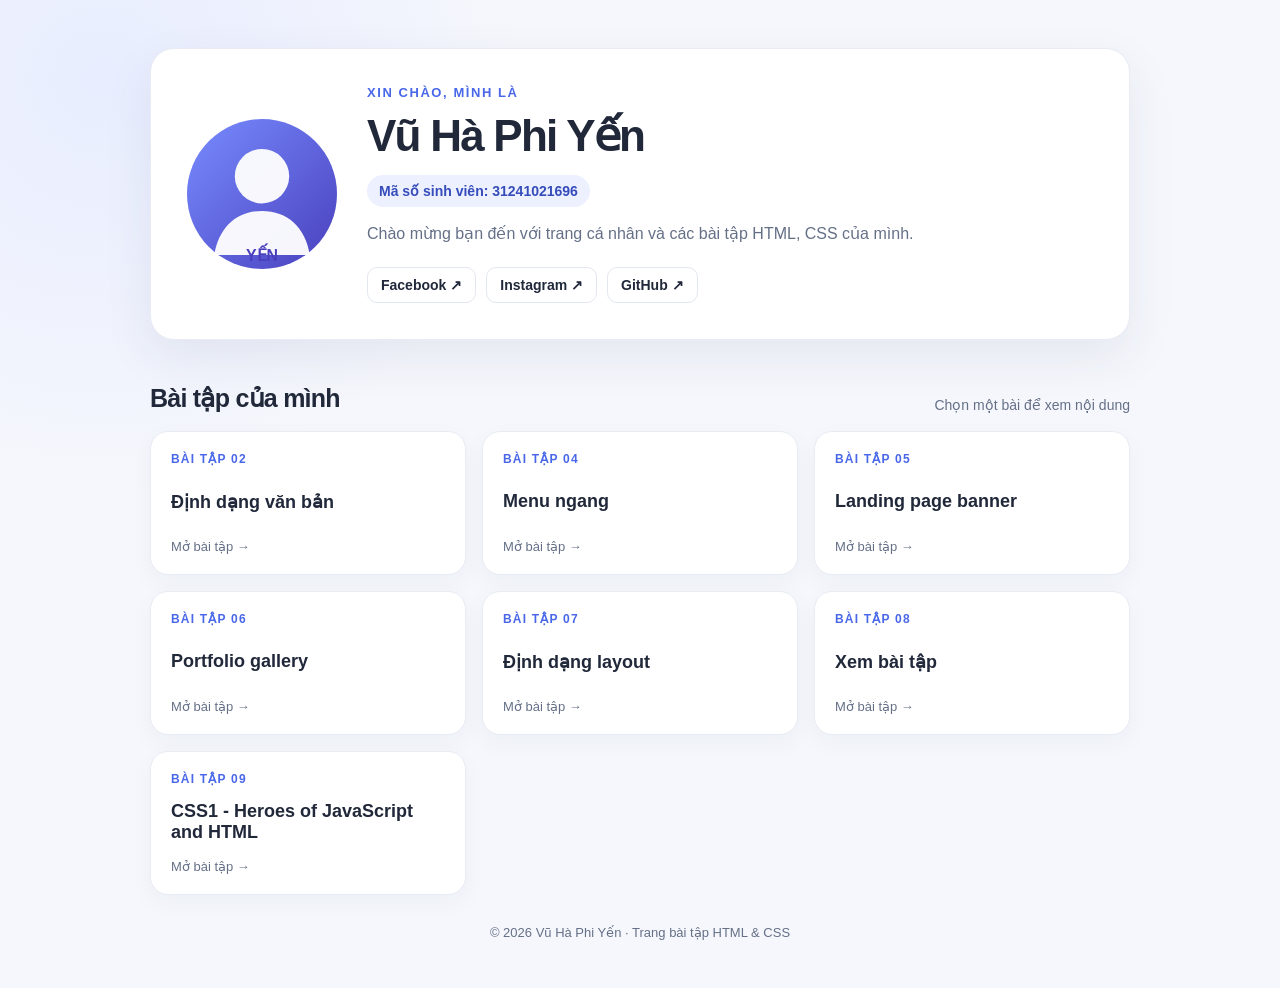
<file: index.html>
<!DOCTYPE html>
<html lang="vi">
<head>
    <meta charset="UTF-8">
    <meta name="viewport" content="width=device-width, initial-scale=1.0">
    <meta name="description" content="Trang cá nhân và danh sách bài tập HTML, CSS của Vũ Hà Phi Yến.">
    <title>Vũ Hà Phi Yến | Bài tập HTML &amp; CSS</title>
    <style>
        :root {
            color-scheme: light;
            --ink: #20283a;
            --muted: #657087;
            --accent: #4967e8;
            --accent-light: #edf0ff;
            --surface: #ffffff;
            --background: #f5f7fc;
        }

        * {
            box-sizing: border-box;
        }

        body {
            margin: 0;
            padding: 48px 20px;
            background:
                radial-gradient(circle at 8% 8%, #e8edff 0, transparent 26rem),
                var(--background);
            color: var(--ink);
            font-family: Arial, Helvetica, sans-serif;
        }

        .page {
            width: min(100%, 980px);
            margin: 0 auto;
        }

        .profile {
            display: flex;
            align-items: center;
            gap: 30px;
            padding: 36px;
            background: var(--surface);
            border: 1px solid #e8ebf3;
            border-radius: 24px;
            box-shadow: 0 18px 50px rgba(34, 48, 86, 0.08);
        }

        .avatar {
            flex: 0 0 150px;
            width: 150px;
            height: 150px;
        }

        .eyebrow {
            margin: 0 0 10px;
            color: var(--accent);
            font-size: 13px;
            font-weight: 700;
            letter-spacing: 0.12em;
            text-transform: uppercase;
        }

        h1 {
            margin: 0;
            font-size: clamp(30px, 5vw, 44px);
            letter-spacing: -0.04em;
        }

        .student-id {
            display: inline-block;
            margin: 14px 0 0;
            padding: 8px 12px;
            background: var(--accent-light);
            border-radius: 999px;
            color: #354cba;
            font-size: 14px;
            font-weight: 700;
        }

        .intro {
            margin: 14px 0 0;
            color: var(--muted);
            line-height: 1.65;
        }

        .social {
            display: flex;
            flex-wrap: wrap;
            gap: 10px;
            margin-top: 20px;
        }

        .social a {
            padding: 9px 13px;
            border: 1px solid #e3e7f0;
            border-radius: 10px;
            color: var(--ink);
            font-size: 14px;
            font-weight: 700;
            text-decoration: none;
            transition: border-color 160ms ease, color 160ms ease, transform 160ms ease;
        }

        .social a:hover {
            transform: translateY(-2px);
            border-color: var(--accent);
            color: var(--accent);
        }

        .assignments {
            margin-top: 44px;
        }

        .section-heading {
            display: flex;
            align-items: end;
            justify-content: space-between;
            gap: 16px;
            margin-bottom: 18px;
        }

        h2 {
            margin: 0;
            font-size: 25px;
            letter-spacing: -0.03em;
        }

        .section-heading p {
            margin: 0;
            color: var(--muted);
            font-size: 14px;
        }

        .assignment-list {
            display: grid;
            grid-template-columns: repeat(3, minmax(0, 1fr));
            gap: 16px;
        }

        .assignment {
            display: flex;
            min-height: 144px;
            flex-direction: column;
            justify-content: space-between;
            padding: 20px;
            background: var(--surface);
            border: 1px solid #e8ebf3;
            border-radius: 18px;
            color: inherit;
            text-decoration: none;
            box-shadow: 0 8px 24px rgba(34, 48, 86, 0.04);
            transition: transform 160ms ease, box-shadow 160ms ease, border-color 160ms ease;
        }

        .assignment:hover {
            transform: translateY(-4px);
            border-color: #cbd3ff;
            box-shadow: 0 14px 30px rgba(34, 48, 86, 0.1);
        }

        .assignment-number {
            color: var(--accent);
            font-size: 12px;
            font-weight: 700;
            letter-spacing: 0.1em;
            text-transform: uppercase;
        }

        .assignment h3 {
            margin: 14px 0 0;
            font-size: 18px;
        }

        .open-label {
            margin-top: 16px;
            color: var(--muted);
            font-size: 13px;
        }

        footer {
            padding: 30px 0 0;
            color: var(--muted);
            font-size: 13px;
            text-align: center;
        }

        @media (max-width: 700px) {
            body {
                padding: 24px 16px;
            }

            .profile {
                flex-direction: column;
                align-items: flex-start;
                gap: 20px;
                padding: 26px;
            }

            .avatar {
                width: 112px;
                height: 112px;
                flex-basis: 112px;
            }

            .assignment-list {
                grid-template-columns: repeat(2, minmax(0, 1fr));
            }

            .section-heading {
                align-items: flex-start;
                flex-direction: column;
            }
        }

        @media (max-width: 440px) {
            .assignment-list {
                grid-template-columns: 1fr;
            }
        }
    </style>
</head>
<body>
    <main class="page">
        <section class="profile" aria-labelledby="profile-name">
            <svg class="avatar" viewBox="0 0 160 160" role="img" aria-label="Ảnh đại diện minh họa chữ Y">
                <defs>
                    <linearGradient id="avatar-background" x1="0" y1="0" x2="1" y2="1">
                        <stop offset="0%" stop-color="#788cff"/>
                        <stop offset="100%" stop-color="#493fbd"/>
                    </linearGradient>
                </defs>
                <circle cx="80" cy="80" r="80" fill="url(#avatar-background)"/>
                <circle cx="80" cy="61" r="29" fill="#ffffff" opacity=".95"/>
                <path d="M29 145c5-30 24-47 51-47s46 17 51 47" fill="#ffffff" opacity=".95"/>
                <text x="80" y="151" fill="#493fbd" font-family="Arial, sans-serif" font-size="17" font-weight="700" text-anchor="middle">YẾN</text>
            </svg>
            <div>
                <p class="eyebrow">Xin chào, mình là</p>
                <h1 id="profile-name">Vũ Hà Phi Yến</h1>
                <p class="student-id">Mã số sinh viên: 31241021696</p>
                <p class="intro">Chào mừng bạn đến với trang cá nhân và các bài tập HTML, CSS của mình.</p>
                <nav class="social" aria-label="Mạng xã hội">
                    <!-- Thay URL bên dưới bằng liên kết trang cá nhân của bạn. -->
                    <a href="https://www.facebook.com/" target="_blank" rel="noopener noreferrer">Facebook ↗</a>
                    <a href="https://www.instagram.com/" target="_blank" rel="noopener noreferrer">Instagram ↗</a>
                    <a href="https://github.com/" target="_blank" rel="noopener noreferrer">GitHub ↗</a>
                </nav>
            </div>
        </section>

        <section class="assignments" aria-labelledby="assignments-title">
            <div class="section-heading">
                <h2 id="assignments-title">Bài tập của mình</h2>
                <p>Chọn một bài để xem nội dung</p>
            </div>
            <div class="assignment-list">
                <a class="assignment" href="bai2.html">
                    <span class="assignment-number">Bài tập 02</span>
                    <h3>Định dạng văn bản</h3>
                    <span class="open-label">Mở bài tập →</span>
                </a>
                <a class="assignment" href="bai4.html">
                    <span class="assignment-number">Bài tập 04</span>
                    <h3>Menu ngang</h3>
                    <span class="open-label">Mở bài tập →</span>
                </a>
                <a class="assignment" href="bai5.html">
                    <span class="assignment-number">Bài tập 05</span>
                    <h3>Landing page banner</h3>
                    <span class="open-label">Mở bài tập →</span>
                </a>
                <a class="assignment" href="bai6.html">
                    <span class="assignment-number">Bài tập 06</span>
                    <h3>Portfolio gallery</h3>
                    <span class="open-label">Mở bài tập →</span>
                </a>
                <a class="assignment" href="bai7.html">
                    <span class="assignment-number">Bài tập 07</span>
                    <h3>Định dạng layout</h3>
                    <span class="open-label">Mở bài tập →</span>
                </a>
                <a class="assignment" href="bai8.html">
                    <span class="assignment-number">Bài tập 08</span>
                    <h3>Xem bài tập</h3>
                    <span class="open-label">Mở bài tập →</span>
                </a>
                <a class="assignment" href="bai9/css1.html">
                    <span class="assignment-number">Bài tập 09</span>
                    <h3>CSS1 - Heroes of JavaScript and HTML</h3>
                    <span class="open-label">Mở bài tập →</span>
                </a>
            </div>
        </section>

        <footer>© 2026 Vũ Hà Phi Yến · Trang bài tập HTML &amp; CSS</footer>
    </main>
</body>
</html>
</file>
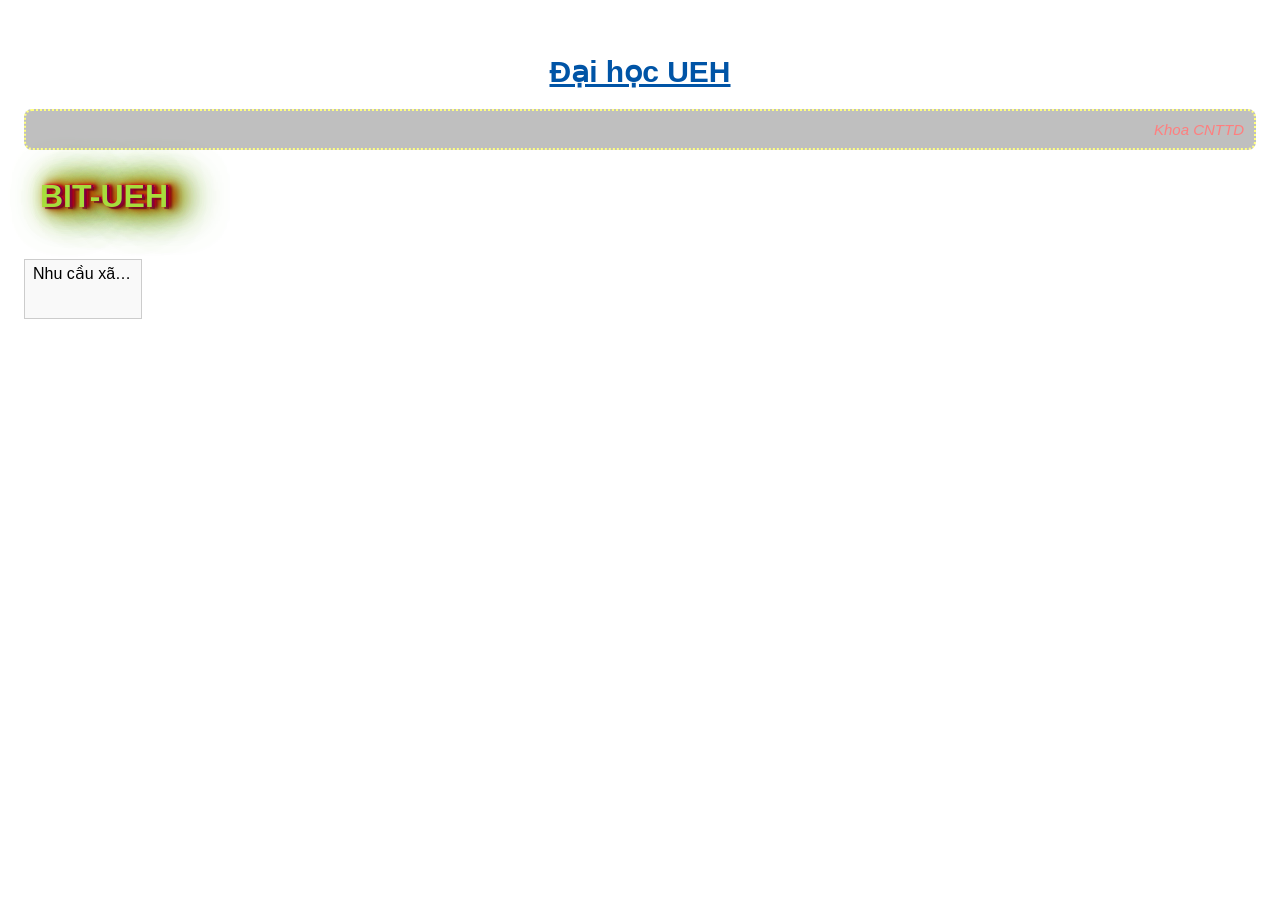
<file: bai2.html>
<!DOCTYPE html>
<html lang="vi">
<head>
    <meta charset="UTF-8">
    <meta name="viewport" content="width=device-width, initial-scale=1.0">
    <title>Bài tập Định dạng Văn bản CSS</title>
    <link rel="stylesheet" href="css/bai2.css">
</head>
<body>

    <!-- Câu a -->
    <p class="cau-a">Đại học UEH</p>

    <!-- Câu b -->
    <p class="cau-b">Khoa CNTTD</p>

    <!-- Câu c: Áp dụng hiệu ứng text-shadow cho BIT-UEH kèm link -->
    <div id="demotext">
        <a href="https://bit.ueh.edu.vn" target="_blank" rel="noopener noreferrer">BIT-UEH</a>
    </div>

    <!-- Câu e -->
    <p class="cau-e">
        Nhu cầu xã hội Ngành Thương mại điện tử (TMĐT) tại Việt Nam hiện nay đang có những bước tăng trưởng mạnh mẽ và ngày càng đóng góp nhiều hơn cho sự phát triển kinh tế xã hội của đất nước. Thị trường TMĐT Việt Nam đã trở nên sôi động hơn khi có nhiều
    </p>

</body>
</html>
</file>
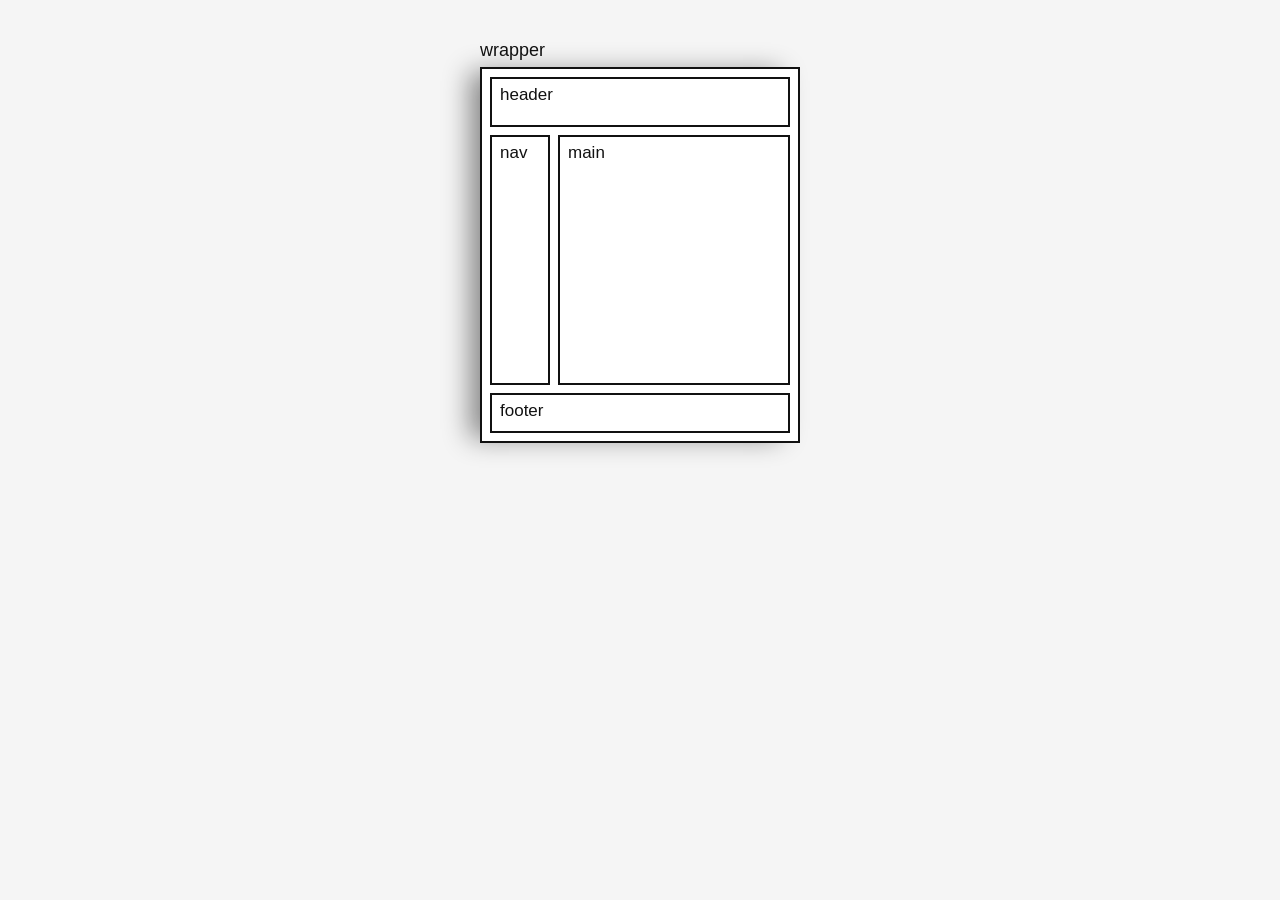
<file: bai7.html>
<!DOCTYPE html>
<html lang="vi">
<head>
    <meta charset="UTF-8">
    <meta name="viewport" content="width=device-width, initial-scale=1.0">
    <title>Bài tập 7 - Định dạng Layout</title>
    <link rel="stylesheet" href="css/bai7.css">
</head>
<body>

    <div class="wrapper-container">
        <!-- Tên nhãn wrapper theo hình vẽ -->
        <div class="wrapper-label">wrapper</div>

        <!-- Khối cấu trúc HTML theo đề bài 7 -->
        <div id="wrapper">
            <header>header</header>
            
            <div class="content-area">
                <nav>nav</nav>
                <main>main</main>
            </div>
            
            <footer>footer</footer>
        </div>
    </div>

</body>
</html>
</file>
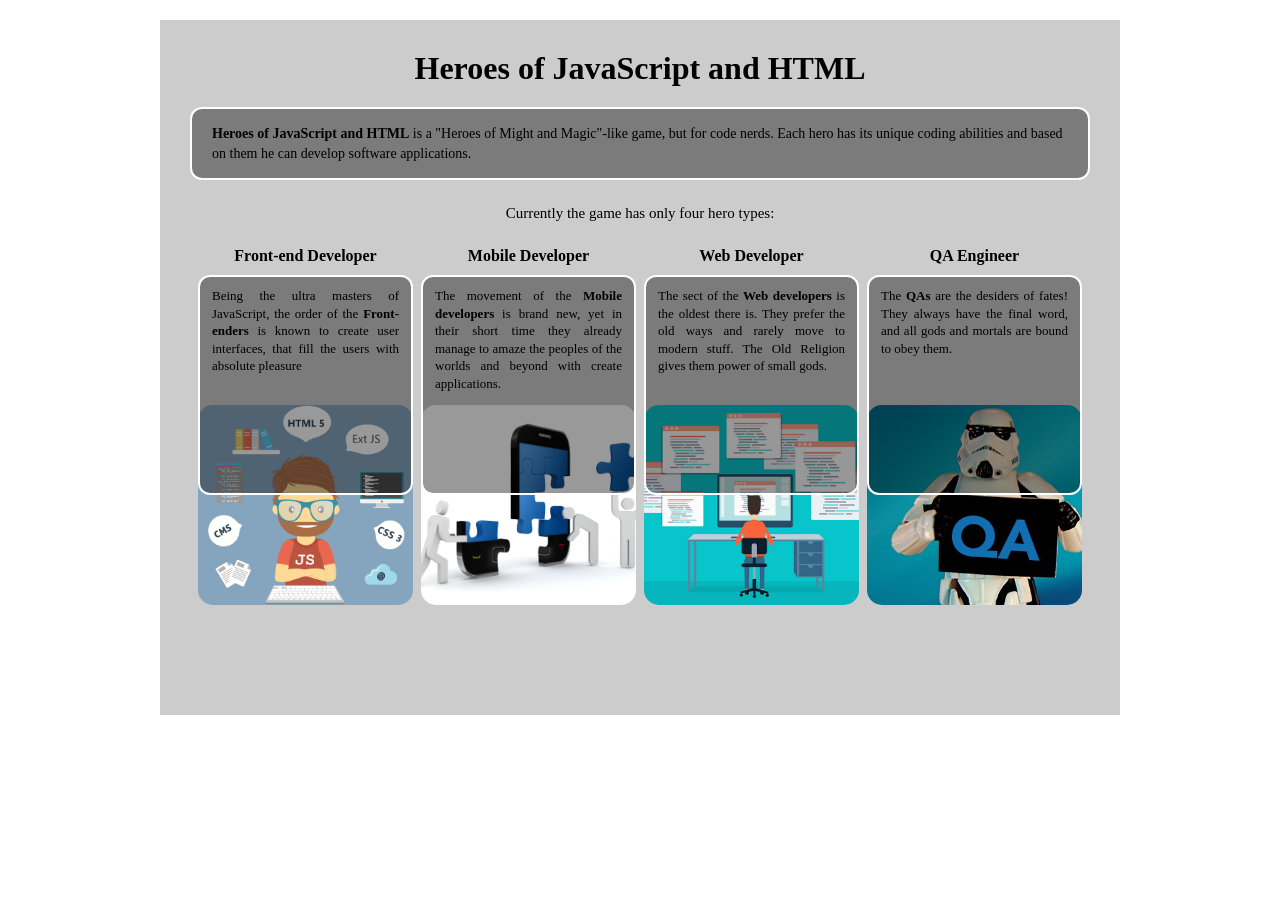
<file: bai9/css1.html>
<!DOCTYPE html>
<html lang="en">

<head>
    <meta charset="UTF-8">
    <title>Heroes of JavaScript and HTML</title>	
    <link rel="stylesheet" href="css1.css">
    <style>		
	</style>
</head>

<body>
    <div id="root">
        <h1 class="header">
			<i class="fas fa-address-card"></i>
			Heroes of JavaScript and HTML</h1>
			
        <p class="description">
			<i class="fab fa-android"></i>
            <strong>Heroes of JavaScript and HTML</strong> is a "Heroes of Might and Magic"-like game, but for code nerds.
            Each hero has its unique coding abilities and based on them he can develop software applications.
        </p>
        <div class="container">
            <p class="remark">Currently the game has only four hero types:</p>
            <ul class="heroes-list">
                <li class="hero-item">
                    <h2>Front-end Developer</h2>
                    <p class="description">
                        Being the ultra masters of JavaScript, the order of the <strong>Front-enders</strong> is known to
                        create user interfaces, that fill the users with absolute pleasure
                    </p>
                    <img class="animated infinite bounce delay-2s" src="imgs/fe.png" alt="">
                </li>
                <li class="hero-item">
                    <h2>Mobile Developer</h2>
                    <p class="description">
                        The movement of the <strong>Mobile developers</strong> is brand new, yet in their short time they
                        already manage to amaze the peoples of the worlds and beyond with create applications.
                    </p>
                    <img src="imgs/mobile.jpg" alt="">
                </li>
                <li class="hero-item">
                    <h2>Web Developer</h2>
                    <p class="description">
                        The sect of the <strong>Web developers</strong> is the oldest there is. They prefer the old ways and rarely move to modern stuff. The Old Religion gives them power of small gods. 
                    </p>
                    <img src="imgs/web.jpg" alt="">
                </li>
                <li class="hero-item">
                    <h2>QA Engineer</h2>
                    <p class="description">
                        The <strong>QAs</strong> are the desiders of fates! They always have the final word, and all gods and mortals are bound to obey them.
                    </p>
                    <img src="imgs/qa.jpg" alt="">
                </li>
            </ul>
        </div>
    </div>
</body>

</html>
</file>
<file: css/bai2.css>
/* d. Lấy logo BIT làm hình nền lặp lại và cố định, kích cỡ 30px */
body {
    background-image: url('https://www.ueh.edu.vn/images/logo-header.png');
    background-repeat: repeat;
    background-attachment: fixed;
    background-size: 30px auto;
    font-family: Arial, sans-serif;
    padding: 24px;
    margin: 0;
}

/* a. Đại học UEH: chữ xanh, canh giữa, in đậm, gạch chân, 30px */
.cau-a {
    color: #0054a6;
    text-align: center;
    font-weight: bold;
    text-decoration: underline;
    font-size: 30px;
    margin-bottom: 20px;
}

/* b. Khoa CNTTD: chữ đỏ, canh phải, in nghiêng, viền chấm vàng bo góc, nền xám, 15px, chữ mờ 50% */
.cau-b {
    color: red;
    text-align: right;
    font-style: italic;
    border: 2px dotted yellow;
    border-radius: 8px;
    background-color: #808080;
    font-size: 15px;
    opacity: 0.5;
    padding: 10px;
    margin-bottom: 20px;
}

/* c. Định dạng chữ BIT-UEH theo hiệu ứng text-shadow được cung cấp */
#demotext {
    font-size: 32px;
    font-weight: bold;
    display: inline-block;
    padding: 8px 16px;
    margin-bottom: 20px;
    color: #A7DD3C;
    background: #FFFFFF;
    text-shadow: 2px 0 0px #800040, 3px 2px 0px rgba(77,0,38,0.5), 3px 0 3px #FF002B, 5px 0 3px #800015, 6px 2px 3px rgba(77,0,13,0.5), 6px 0 9px #FF5500, 8px 0 9px #802A00, 9px 2px 9px rgba(77,25,0,0.5), 9px 0 18px #FFD500, 11px 0 18px #806A00, 12px 2px 18px rgba(77,66,0,0.5), 12px 0 30px #D4FF00, 14px 0 30px #6A8000, 15px 2px 30px rgba(64,77,0,0.5), 15px 0 45px #80FF00, 17px 0 45px #408000, 17px 2px 45px rgba(38,77,0,0.5);
}

#demotext a {
    color: inherit;
    text-decoration: none;
}

/* e. Đoạn văn giới thiệu: Rộng 100px, Cao 50px, ẩn tràn, cắt nội dung bằng dấu ... */
.cau-e {
    width: 100px;
    height: 50px;
    overflow: hidden;
    text-overflow: ellipsis;
    white-space: nowrap;
    background-color: #f9f9f9;
    border: 1px solid #ccc;
    padding: 4px 8px;
}
</file>
<file: css/bai7.css>
* {
    box-sizing: border-box;
    margin: 0;
    padding: 0;
}

body {
    font-family: Arial, sans-serif;
    background-color: #f5f5f5;
    padding: 40px;
    display: flex;
    justify-content: center;
}

/* Khung bọc ngoài chứa nhãn text "wrapper" */
.wrapper-container {
    display: inline-block;
}

/* Nhãn chữ "wrapper" nằm phía trên bên trái */
.wrapper-label {
    font-size: 18px;
    color: #111;
    margin-bottom: 6px;
}

/* Khung #wrapper: viền đen 2px, đổ bóng mờ về bên trái theo ảnh */
#wrapper {
    width: 320px;
    border: 2px solid #111;
    background-color: #fff;
    padding: 8px;
    box-shadow: -15px 0 25px -5px rgba(0, 0, 0, 0.45);
    display: flex;
    flex-direction: column;
    gap: 8px;
}

/* header: ô chữ nhật viền đen phía trên */
#wrapper header {
    border: 2px solid #111;
    height: 50px;
    padding: 6px 8px;
    font-size: 17px;
    color: #111;
}

/* Khu vực giữa chứa nav và main nằm cạnh nhau */
.content-area {
    display: flex;
    gap: 8px;
    height: 250px;
}

/* nav: cột thanh dọc bên trái */
#wrapper nav {
    border: 2px solid #111;
    width: 60px;
    height: 100%;
    padding: 6px 8px;
    font-size: 17px;
    color: #111;
}

/* main: phần nội dung chính bên phải */
#wrapper main {
    border: 2px solid #111;
    flex: 1;
    height: 100%;
    padding: 6px 8px;
    font-size: 17px;
    color: #111;
}

/* footer: ô chữ nhật viền đen phía dưới cùng */
#wrapper footer {
    border: 2px solid #111;
    height: 40px;
    padding: 6px 8px;
    font-size: 17px;
    color: #111;
}
</file>
<file: bai9/css1.css>
* {
    box-sizing: border-box;
}

body {
    background-color: #fff;
    margin: 0;
    padding: 20px 0;
    font-family: "Times New Roman", Times, serif;
}

/* i. Khung chứa lớn: kích thước: 960px; margin; font-size; background; padding */
#root {
    width: 960px;
    margin: 0 auto;
    font-size: 16px;
    background: #ccc;
    padding: 20px 30px;
}

/* ii. Header: font-size; canh lề */
.header {
    font-size: 32px;
    text-align: center;
    margin: 10px 0 20px 0;
}

/* iii. Description: margin; background; padding; border */
#root > .description {
    margin: 20px 0;
    background: rgba(0, 0, 0, 0.4);
    padding: 15px 20px;
    border: 2px solid white;
    border-radius: 12px;
    font-size: 14px;
    line-height: 1.4;
}

.remark {
    text-align: center;
    margin: 25px 0 15px 0;
    font-size: 15px;
}

.heroes-list {
    list-style: none;
    padding: 0;
    margin: 0;
    font-size: 0; /* loại bỏ khoảng cách trắng mặc định giữa các thẻ inline-block */
    text-align: center;
}

/* iv. Hero-item: width; display */
.hero-item {
    width: 215px;
    display: inline-block;
    vertical-align: top;
    margin: 0 4px;
    font-size: 14px;
    text-align: left;
}

/* v. H2 trong Hero-item: font-size; canh lề */
.hero-item h2 {
    font-size: 16px;
    text-align: center;
    margin: 10px 0;
    white-space: nowrap;
}

/* vi. Description trong Hero-item: position; margin, font-size; background; height; canh lề; padding; boder; z-index */
.hero-item .description {
    position: relative;
    margin: 0;
    font-size: 13px;
    line-height: 1.35;
    background: rgba(0, 0, 0, 0.4);
    height: 220px;
    text-align: justify;
    padding: 10px 12px;
    border: 2px solid white;
    border-radius: 12px;
    z-index: 2;
}

/* vii. Hình trong Hero-item: position; cao; rộng; border */
.hero-item img {
    position: relative;
    top: -90px;
    height: 200px;
    width: 100%;
    border-radius: 15px;
    display: block;
    object-fit: cover;
}
</file>
